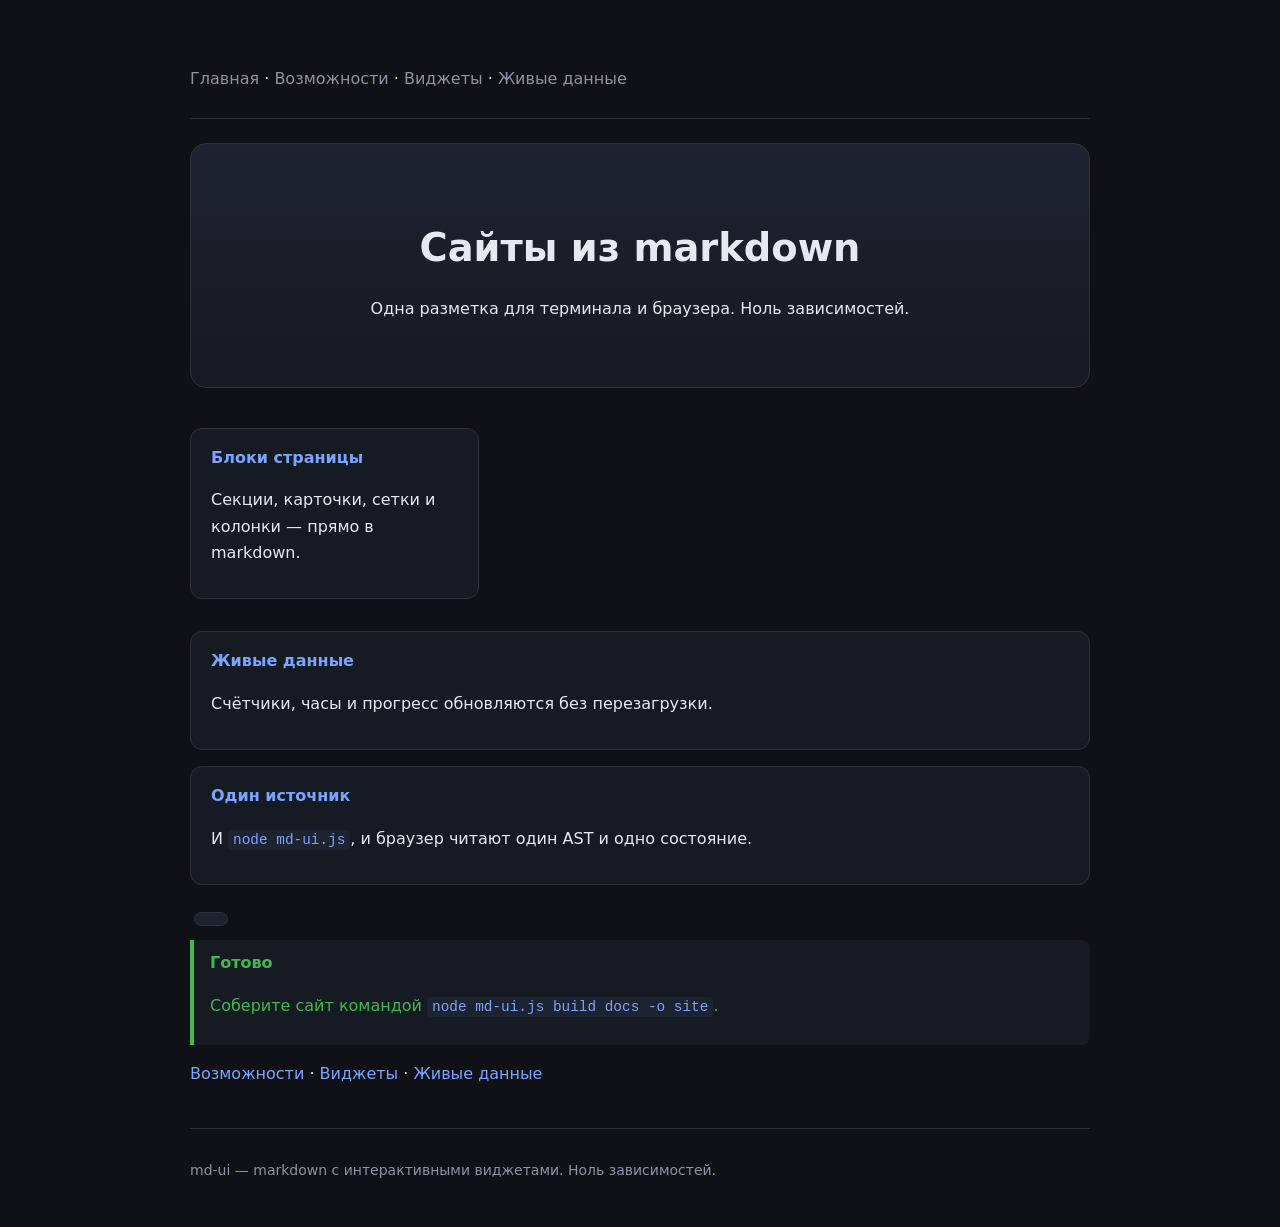
<file: site/index.html>
<!DOCTYPE html><html lang="ru"><head><meta charset="utf-8"><meta name="viewport" content="width=device-width, initial-scale=1"><title>md-ui — сайты из markdown</title><meta name="description" content="Одна разметка — терминал и браузер. Собирайте сайты без зависимостей."><meta property="og:title" content="md-ui — сайты из markdown"><meta property="og:description" content="Одна разметка — терминал и браузер. Собирайте сайты без зависимостей."><meta property="og:type" content="website"><meta name="twitter:card" content="summary"><link rel="canonical" href="https://olegzai.github.io/md-ui/"><script type="application/ld+json">{"@context":"https://schema.org","@type":"WebPage","name":"md-ui — сайты из markdown","inLanguage":"ru","description":"Одна разметка — терминал и браузер. Собирайте сайты без зависимостей.","url":"https://olegzai.github.io/md-ui/"}</script><style>:root{--bg:#0f1117;--bg2:#161a23;--bg3:#1d2330;--border:#2a3242;--text:#e6e9f0;--dim:#8b93a7;--accent:#4f8cff;--accent2:#7aa5ff;--green:#3fb950;--red:#f85149;--blue:#58a6ff;--yellow:#d29922}body{font-family:system-ui,-apple-system,"Segoe UI",Roboto,sans-serif;max-width:900px;margin:0 auto;padding:32px 40px;color:#e6e9f0;background:#0f1117;line-height:1.65;}h1,h2,h3,h4,h5,h6{line-height:1.25;margin-top:32px;margin-bottom:12px;}h1{font-size:2em;border-bottom:1px solid #2a3242;padding-bottom:8px;}h2{font-size:1.5em;border-bottom:1px solid #2a3242;padding-bottom:6px;}a{color:#7aa5ff;text-decoration:none;}a:hover{text-decoration:underline;}pre{background:#1d2330;padding:16px;border-radius:8px;overflow:auto;}code{font-family:"SF Mono",Consolas,monospace;font-size:0.9em;color:#7aa5ff;background:#1d2330;padding:2px 5px;border-radius:4px;}pre code{background:none;padding:0;}blockquote{border-left:4px solid #2a3242;margin:0;padding:0 16px;color:#8b93a7;}table{border-collapse:collapse;margin:16px 0;width:100%;}th,td{border:1px solid #2a3242;padding:6px 12px;text-align:left;}th{background:#161a23;color:#7aa5ff;}hr{border:none;border-top:1px solid #2a3242;margin:24px 0;}ul,ol{padding-left:24px;}img.mdui-img{max-width:100%;border-radius:8px;margin:8px 0;}input[type=checkbox]{margin-right:6px;transform:scale(1.15);}.mdui-btn{font-family:inherit;font-size:14px;color:#e6e9f0;background:#1d2330;border:1px solid #2a3242;border-radius:8px;padding:6px 16px;margin:2px 4px;cursor:pointer;}.mdui-btn:hover{border-color:#4f8cff;}.mdui-btn.primary{border-color:#4f8cff;color:#7aa5ff;}.mdui-btn.green{border-color:#3fb950;color:#3fb950;}.mdui-btn.red{border-color:#f85149;color:#f85149;}.mdui-btn.blue{border-color:#58a6ff;color:#58a6ff;}.mdui-btn.yellow{border-color:#d29922;color:#d29922;}.mdui-btn.big{font-size:18px;padding:10px 24px;}.mdui-bar{display:inline-flex;align-items:center;gap:10px;width:80%;}.mdui-bar .track{flex:1;height:14px;background:#1d2330;border:1px solid #2a3242;border-radius:999px;overflow:hidden;}.mdui-bar .fill{height:100%;background:#4f8cff;border-radius:999px;}.mdui-bar.big{width:100%;}.mdui-tabs{display:flex;gap:4px;margin:8px 0;flex-wrap:wrap;}.mdui-tab{font-family:inherit;font-size:13px;color:#8b93a7;background:#161a23;border:1px solid #2a3242;border-radius:999px;padding:4px 14px;cursor:pointer;}.mdui-tab.active{color:#e6e9f0;background:#1d2330;border-color:#4f8cff;}select.mdui-select{font-family:inherit;font-size:14px;color:#e6e9f0;background:#161a23;border:1px solid #2a3242;border-radius:8px;padding:6px 10px;}.mdui-input{font-family:inherit;font-size:14px;color:#e6e9f0;background:#161a23;border:1px solid #2a3242;border-radius:8px;padding:6px 10px;min-width:220px;}.mdui-tree{font-family:"SF Mono",Consolas,monospace;font-size:14px;line-height:1.5;margin:8px 0;}.mdui-tree div{padding-left:8px;}.mdui-modal{display:none;position:fixed;inset:0;background:rgba(6,8,12,.65);align-items:center;justify-content:center;}.mdui-modal.show{display:flex;}.mdui-modal-box{background:#161a23;border:1px solid #4f8cff;border-radius:12px;padding:20px 24px;min-width:280px;text-align:center;}.mdui-note,.mdui-warn{border-left:4px solid;border-radius:0 8px 8px 0;padding:10px 16px;margin:12px 0;}.mdui-note{border-color:#4f8cff;background:#161a23;color:#8b93a7;}.mdui-warn{border-color:#f85149;background:#161a23;color:#f85149;}.mdui-clock{font-family:"SF Mono",Consolas,monospace;color:#7aa5ff;display:inline-block;margin:4px 0;}.mdui-clock .t{display:inline-block;min-width:9ch;}.mdui-counter{display:inline-flex;align-items:center;gap:10px;font-family:"SF Mono",Consolas,monospace;font-size:15px;color:#7aa5ff;font-weight:700;margin:4px 0;}.mdui-ctr{min-width:32px;}.mdui-ref{color:#d29922;font-weight:700;}.mdui-section{margin:24px 0;}.mdui-sec-title{font-size:1.2em;color:#7aa5ff;margin:0 0 8px;}.mdui-card{border:1px solid #2a3242;border-radius:12px;padding:16px 20px;margin:16px 0;background:#161a23;}.mdui-card-title{font-weight:700;color:#7aa5ff;margin-bottom:8px;}.mdui-hero{text-align:center;padding:48px 24px;border-radius:16px;background:linear-gradient(180deg,#1d2330,#161a23);border:1px solid #2a3242;margin:24px 0;}.mdui-hero h1{font-size:2.4em;border:none;}.mdui-nav{display:flex;flex-wrap:wrap;gap:6px 16px;padding:10px 0;border-bottom:1px solid #2a3242;margin:8px 0 20px;}.mdui-nav a{color:#8b93a7;}.mdui-footer{margin-top:40px;padding-top:16px;border-top:1px solid #2a3242;color:#8b93a7;font-size:14px;}.mdui-banner{border-left:4px solid;border-radius:0 8px 8px 0;padding:10px 16px;margin:12px 0;background:#161a23;color:#8b93a7;}.mdui-banner.green{border-color:#3fb950;color:#3fb950;}.mdui-banner.red{border-color:#f85149;color:#f85149;}.mdui-banner.blue{border-color:#58a6ff;color:#58a6ff;}.mdui-banner.yellow{border-color:#d29922;color:#d29922;}.mdui-banner.primary{border-color:#4f8cff;color:#7aa5ff;}.mdui-banner.big{font-size:16px;padding:14px 20px;}.mdui-banner strong{display:block;margin-bottom:4px;}.mdui-grid{display:grid;grid-template-columns:repeat(var(--cols,3),1fr);gap:16px;margin:16px 0;}.mdui-cols{display:grid;grid-template-columns:1fr 1fr;gap:20px;margin:16px 0;}@media(max-width:700px){.mdui-grid,.mdui-cols{grid-template-columns:1fr;}}.mdui-include{border:1px dashed #2a3242;color:#8b93a7;border-radius:8px;padding:8px 12px;background:#161a23;font-size:13px;margin:8px 0;}figure.mdui-img{margin:16px 0;text-align:center;}figure.mdui-img img{max-width:100%;border-radius:8px;}figure.mdui-img figcaption{color:#8b93a7;font-size:13px;margin-top:6px;}.mdui-data{margin:16px 0;}.mdui-chart{margin:16px 0;display:flex;flex-direction:column;gap:6px;}.mdui-bar-row{display:grid;grid-template-columns:minmax(80px,auto) 1fr auto;align-items:center;gap:12px;font-size:14px;}.mdui-bar-lbl{color:#8b93a7;}.mdui-bar-track{height:14px;background:#1d2330;border:1px solid #2a3242;border-radius:999px;overflow:hidden;}.mdui-bar-track i{display:block;height:100%;background:#4f8cff;border-radius:999px;}.mdui-bar-val{font-family:"SF Mono",Consolas,monospace;color:#7aa5ff;}.mdui-source{border:1px dashed #2a3242;color:#8b93a7;border-radius:8px;padding:8px 12px;background:#161a23;font-size:13px;margin:8px 0;}.mdui-every{margin:8px 0;}.hl-com{color:#8b93a7;font-style:italic;}.hl-str{color:#3fb950;}.hl-num{color:#d29922;}.hl-kw{color:#7aa5ff;font-weight:600;}.skip-link{position:absolute;left:-999px;top:0;background:#161a23;color:#e6e9f0;padding:8px 14px;border:1px solid #4f8cff;border-radius:0 0 8px 0;z-index:100;}.skip-link:focus{left:0;}:focus-visible{outline:2px solid #4f8cff;outline-offset:2px;}@media(prefers-reduced-motion:reduce){*{animation:none!important;transition:none!important;}}</style></head><body><a class="skip-link" href="#main">К содержимому</a><main id="main"><nav class="mdui-nav" aria-label="Навигация по сайту" data-src-line="0"><p data-src-line="0"><a href="index.html">Главная</a> · <a href="features.html">Возможности</a> · <a href="widgets.html">Виджеты</a> · <a href="live.html">Живые данные</a></p></nav><section class="mdui-hero" data-src-line="5"><h1 data-src-line="0">Сайты из markdown</h1><p data-src-line="1">Одна разметка для терминала и браузера. Ноль зависимостей.</p></section><div class="mdui-grid" style="--cols:3" data-src-line="10"><div class="mdui-card" data-src-line="0"><div class="mdui-card-title">Блоки страницы</div><p data-src-line="0">Секции, карточки, сетки и колонки — прямо в markdown.</p></div></div><div class="mdui-card" data-src-line="15"><div class="mdui-card-title">Живые данные</div><p data-src-line="0">Счётчики, часы и прогресс обновляются без перезагрузки.</p></div><div class="mdui-card" data-src-line="19"><div class="mdui-card-title">Один источник</div><p data-src-line="0">И <code>node md-ui.js</code>, и браузер читают один AST и одно состояние.</p></div><button type="button" class="mdui-btn" data-src-line="22"></button><div class="mdui-banner green" role="note" data-src-line="24"><strong>Готово</strong><p data-src-line="0">Соберите сайт командой <code>node md-ui.js build docs -o site</code>.</p></div><p data-src-line="28"><a href="features.html">Возможности</a> · <a href="widgets.html">Виджеты</a> · <a href="live.html">Живые данные</a></p><footer class="mdui-footer" data-src-line="30"><p data-src-line="0">md-ui — markdown с интерактивными виджетами. Ноль зависимостей.</p></footer></main><script>window.__MDUI={"vars":{},"data":{},"sources":[]};</script><script src="site-runtime.js" defer></script></body></html>
</file>
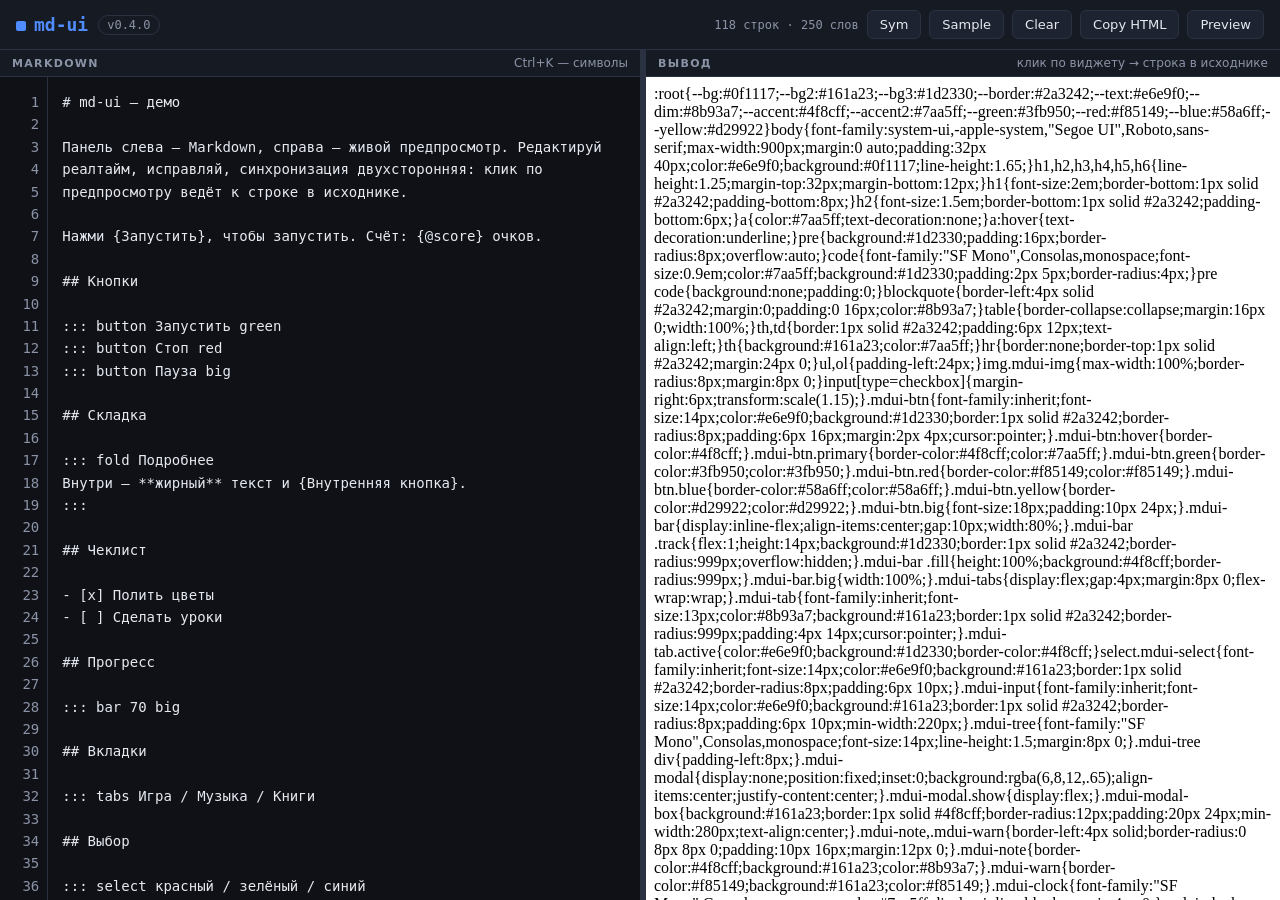
<file: mdui.html>
<!DOCTYPE html>
<html lang="ru">
<head>
<meta charset="utf-8">
<meta name="viewport" content="width=device-width, initial-scale=1">
<title>md-ui</title>
<link rel="icon" href="data:,">
</head>
<body>
<header class="mdui-header">
  <div class="mdui-brand">
    <span class="mdui-title">md-ui</span>
    <span class="mdui-version" id="mdui-version"></span>
  </div>
  <div class="mdui-actions">
    <span class="mdui-stat" id="mdui-stat"></span>
    <button type="button" class="mdui-btn" id="mdui-sym">Sym</button>
    <button type="button" class="mdui-btn" id="mdui-sample">Sample</button>
    <button type="button" class="mdui-btn" id="mdui-clear">Clear</button>
    <button type="button" class="mdui-btn" id="mdui-copy">Copy HTML</button>
    <button type="button" class="mdui-btn" id="mdui-mode">Preview</button>
  </div>
</header>
<main class="mdui-main" id="mdui-main">
  <section class="mdui-pane" id="mdui-editor-pane">
    <div class="mdui-toolbar">
      <span class="mdui-label">Markdown</span>
      <span class="mdui-hint">Ctrl+K — символы</span>
    </div>
    <div class="mdui-code">
      <div id="mdui-gutter"></div>
      <textarea id="mdui-editor" spellcheck="false" autocomplete="off"
        placeholder="Пиши markdown — справа живой предпросмотр…"></textarea>
    </div>
  </section>
  <div id="mdui-divider"></div>
  <section class="mdui-pane" id="mdui-preview-pane">
    <div class="mdui-toolbar">
      <span class="mdui-label">Вывод</span>
      <span class="mdui-hint">клик по виджету → строка в исходнике</span>
    </div>
    <iframe id="mdui-preview" sandbox="allow-same-origin allow-scripts"
      title="Предпросмотр"></iframe>
  </section>
</main>
<script src="md-ui.js"></script>
</body>
</html>
</file>
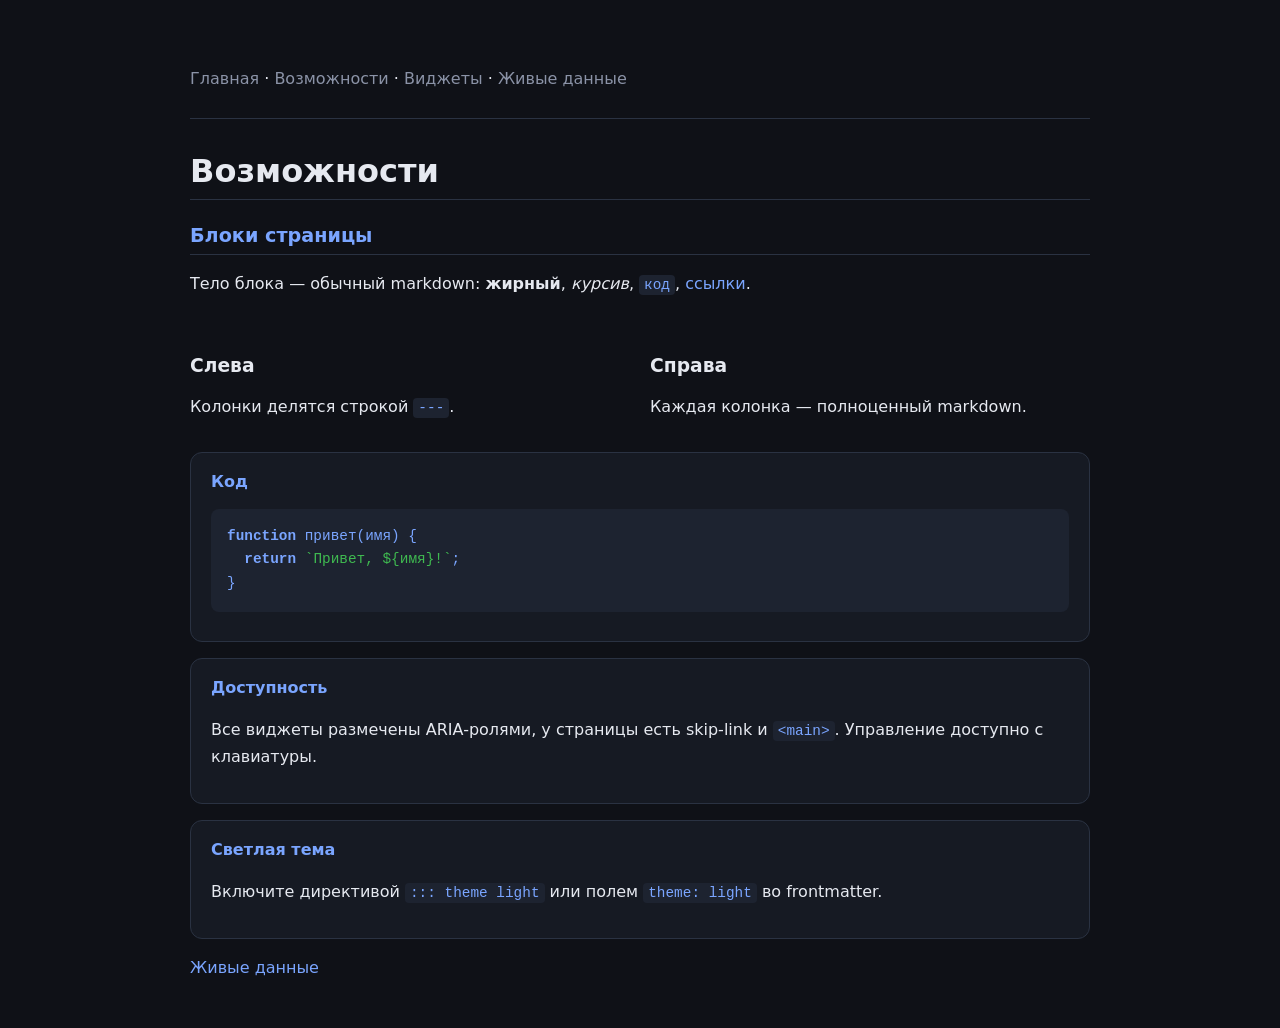
<file: site/features.html>
<!DOCTYPE html><html lang="ru"><head><meta charset="utf-8"><meta name="viewport" content="width=device-width, initial-scale=1"><title>Возможности</title><meta name="description" content="Блоки страницы, включения и темы."><meta property="og:title" content="Возможности"><meta property="og:description" content="Блоки страницы, включения и темы."><meta property="og:type" content="website"><meta name="twitter:card" content="summary"><link rel="canonical" href="https://olegzai.github.io/md-ui/features.html"><script type="application/ld+json">{"@context":"https://schema.org","@type":"WebPage","name":"Возможности","inLanguage":"ru","description":"Блоки страницы, включения и темы.","url":"https://olegzai.github.io/md-ui/features.html"}</script><style>:root{--bg:#0f1117;--bg2:#161a23;--bg3:#1d2330;--border:#2a3242;--text:#e6e9f0;--dim:#8b93a7;--accent:#4f8cff;--accent2:#7aa5ff;--green:#3fb950;--red:#f85149;--blue:#58a6ff;--yellow:#d29922}body{font-family:system-ui,-apple-system,"Segoe UI",Roboto,sans-serif;max-width:900px;margin:0 auto;padding:32px 40px;color:#e6e9f0;background:#0f1117;line-height:1.65;}h1,h2,h3,h4,h5,h6{line-height:1.25;margin-top:32px;margin-bottom:12px;}h1{font-size:2em;border-bottom:1px solid #2a3242;padding-bottom:8px;}h2{font-size:1.5em;border-bottom:1px solid #2a3242;padding-bottom:6px;}a{color:#7aa5ff;text-decoration:none;}a:hover{text-decoration:underline;}pre{background:#1d2330;padding:16px;border-radius:8px;overflow:auto;}code{font-family:"SF Mono",Consolas,monospace;font-size:0.9em;color:#7aa5ff;background:#1d2330;padding:2px 5px;border-radius:4px;}pre code{background:none;padding:0;}blockquote{border-left:4px solid #2a3242;margin:0;padding:0 16px;color:#8b93a7;}table{border-collapse:collapse;margin:16px 0;width:100%;}th,td{border:1px solid #2a3242;padding:6px 12px;text-align:left;}th{background:#161a23;color:#7aa5ff;}hr{border:none;border-top:1px solid #2a3242;margin:24px 0;}ul,ol{padding-left:24px;}img.mdui-img{max-width:100%;border-radius:8px;margin:8px 0;}input[type=checkbox]{margin-right:6px;transform:scale(1.15);}.mdui-btn{font-family:inherit;font-size:14px;color:#e6e9f0;background:#1d2330;border:1px solid #2a3242;border-radius:8px;padding:6px 16px;margin:2px 4px;cursor:pointer;}.mdui-btn:hover{border-color:#4f8cff;}.mdui-btn.primary{border-color:#4f8cff;color:#7aa5ff;}.mdui-btn.green{border-color:#3fb950;color:#3fb950;}.mdui-btn.red{border-color:#f85149;color:#f85149;}.mdui-btn.blue{border-color:#58a6ff;color:#58a6ff;}.mdui-btn.yellow{border-color:#d29922;color:#d29922;}.mdui-btn.big{font-size:18px;padding:10px 24px;}.mdui-bar{display:inline-flex;align-items:center;gap:10px;width:80%;}.mdui-bar .track{flex:1;height:14px;background:#1d2330;border:1px solid #2a3242;border-radius:999px;overflow:hidden;}.mdui-bar .fill{height:100%;background:#4f8cff;border-radius:999px;}.mdui-bar.big{width:100%;}.mdui-tabs{display:flex;gap:4px;margin:8px 0;flex-wrap:wrap;}.mdui-tab{font-family:inherit;font-size:13px;color:#8b93a7;background:#161a23;border:1px solid #2a3242;border-radius:999px;padding:4px 14px;cursor:pointer;}.mdui-tab.active{color:#e6e9f0;background:#1d2330;border-color:#4f8cff;}select.mdui-select{font-family:inherit;font-size:14px;color:#e6e9f0;background:#161a23;border:1px solid #2a3242;border-radius:8px;padding:6px 10px;}.mdui-input{font-family:inherit;font-size:14px;color:#e6e9f0;background:#161a23;border:1px solid #2a3242;border-radius:8px;padding:6px 10px;min-width:220px;}.mdui-tree{font-family:"SF Mono",Consolas,monospace;font-size:14px;line-height:1.5;margin:8px 0;}.mdui-tree div{padding-left:8px;}.mdui-modal{display:none;position:fixed;inset:0;background:rgba(6,8,12,.65);align-items:center;justify-content:center;}.mdui-modal.show{display:flex;}.mdui-modal-box{background:#161a23;border:1px solid #4f8cff;border-radius:12px;padding:20px 24px;min-width:280px;text-align:center;}.mdui-note,.mdui-warn{border-left:4px solid;border-radius:0 8px 8px 0;padding:10px 16px;margin:12px 0;}.mdui-note{border-color:#4f8cff;background:#161a23;color:#8b93a7;}.mdui-warn{border-color:#f85149;background:#161a23;color:#f85149;}.mdui-clock{font-family:"SF Mono",Consolas,monospace;color:#7aa5ff;display:inline-block;margin:4px 0;}.mdui-clock .t{display:inline-block;min-width:9ch;}.mdui-counter{display:inline-flex;align-items:center;gap:10px;font-family:"SF Mono",Consolas,monospace;font-size:15px;color:#7aa5ff;font-weight:700;margin:4px 0;}.mdui-ctr{min-width:32px;}.mdui-ref{color:#d29922;font-weight:700;}.mdui-section{margin:24px 0;}.mdui-sec-title{font-size:1.2em;color:#7aa5ff;margin:0 0 8px;}.mdui-card{border:1px solid #2a3242;border-radius:12px;padding:16px 20px;margin:16px 0;background:#161a23;}.mdui-card-title{font-weight:700;color:#7aa5ff;margin-bottom:8px;}.mdui-hero{text-align:center;padding:48px 24px;border-radius:16px;background:linear-gradient(180deg,#1d2330,#161a23);border:1px solid #2a3242;margin:24px 0;}.mdui-hero h1{font-size:2.4em;border:none;}.mdui-nav{display:flex;flex-wrap:wrap;gap:6px 16px;padding:10px 0;border-bottom:1px solid #2a3242;margin:8px 0 20px;}.mdui-nav a{color:#8b93a7;}.mdui-footer{margin-top:40px;padding-top:16px;border-top:1px solid #2a3242;color:#8b93a7;font-size:14px;}.mdui-banner{border-left:4px solid;border-radius:0 8px 8px 0;padding:10px 16px;margin:12px 0;background:#161a23;color:#8b93a7;}.mdui-banner.green{border-color:#3fb950;color:#3fb950;}.mdui-banner.red{border-color:#f85149;color:#f85149;}.mdui-banner.blue{border-color:#58a6ff;color:#58a6ff;}.mdui-banner.yellow{border-color:#d29922;color:#d29922;}.mdui-banner.primary{border-color:#4f8cff;color:#7aa5ff;}.mdui-banner.big{font-size:16px;padding:14px 20px;}.mdui-banner strong{display:block;margin-bottom:4px;}.mdui-grid{display:grid;grid-template-columns:repeat(var(--cols,3),1fr);gap:16px;margin:16px 0;}.mdui-cols{display:grid;grid-template-columns:1fr 1fr;gap:20px;margin:16px 0;}@media(max-width:700px){.mdui-grid,.mdui-cols{grid-template-columns:1fr;}}.mdui-include{border:1px dashed #2a3242;color:#8b93a7;border-radius:8px;padding:8px 12px;background:#161a23;font-size:13px;margin:8px 0;}figure.mdui-img{margin:16px 0;text-align:center;}figure.mdui-img img{max-width:100%;border-radius:8px;}figure.mdui-img figcaption{color:#8b93a7;font-size:13px;margin-top:6px;}.mdui-data{margin:16px 0;}.mdui-chart{margin:16px 0;display:flex;flex-direction:column;gap:6px;}.mdui-bar-row{display:grid;grid-template-columns:minmax(80px,auto) 1fr auto;align-items:center;gap:12px;font-size:14px;}.mdui-bar-lbl{color:#8b93a7;}.mdui-bar-track{height:14px;background:#1d2330;border:1px solid #2a3242;border-radius:999px;overflow:hidden;}.mdui-bar-track i{display:block;height:100%;background:#4f8cff;border-radius:999px;}.mdui-bar-val{font-family:"SF Mono",Consolas,monospace;color:#7aa5ff;}.mdui-source{border:1px dashed #2a3242;color:#8b93a7;border-radius:8px;padding:8px 12px;background:#161a23;font-size:13px;margin:8px 0;}.mdui-every{margin:8px 0;}.hl-com{color:#8b93a7;font-style:italic;}.hl-str{color:#3fb950;}.hl-num{color:#d29922;}.hl-kw{color:#7aa5ff;font-weight:600;}.skip-link{position:absolute;left:-999px;top:0;background:#161a23;color:#e6e9f0;padding:8px 14px;border:1px solid #4f8cff;border-radius:0 0 8px 0;z-index:100;}.skip-link:focus{left:0;}:focus-visible{outline:2px solid #4f8cff;outline-offset:2px;}@media(prefers-reduced-motion:reduce){*{animation:none!important;transition:none!important;}}</style></head><body><a class="skip-link" href="#main">К содержимому</a><main id="main"><nav class="mdui-nav" aria-label="Навигация по сайту" data-src-line="0"><p data-src-line="0"><a href="index.html">Главная</a> · <a href="features.html">Возможности</a> · <a href="widgets.html">Виджеты</a> · <a href="live.html">Живые данные</a></p></nav><h1 data-src-line="5">Возможности</h1><section class="mdui-section" data-src-line="7"><h2 class="mdui-sec-title">Блоки страницы</h2><p data-src-line="0">Тело блока — обычный markdown: <strong>жирный</strong>, <em>курсив</em>, <code>код</code>, <a href="widgets.html">ссылки</a>.</p></section><div class="mdui-cols" data-src-line="11"><div class="mdui-col"><h3 data-src-line="0">Слева</h3><p data-src-line="1">Колонки делятся строкой <code>---</code>.</p></div><div class="mdui-col"><h3 data-src-line="0">Справа</h3><p data-src-line="1">Каждая колонка — полноценный markdown.</p></div></div><div class="mdui-card" data-src-line="21"><div class="mdui-card-title">Код</div><pre data-src-line="0"><code class="language-js"><span class="hl-kw">function</span> привет(имя) {
  <span class="hl-kw">return</span> <span class="hl-str">`Привет, ${имя}!`</span>;
}</code></pre></div><div class="mdui-card" data-src-line="29"><div class="mdui-card-title">Доступность</div><p data-src-line="0">Все виджеты размечены ARIA-ролями, у страницы есть skip-link и <code>&lt;main&gt;</code>.
Управление доступно с клавиатуры.</p></div><div class="mdui-card" data-src-line="34"><div class="mdui-card-title">Светлая тема</div><p data-src-line="0">Включите директивой <code>::: theme light</code> или полем <code>theme: light</code> во frontmatter.</p></div><p data-src-line="38"><a href="live.html">Живые данные</a></p></main><script>window.__MDUI={"vars":{},"data":{},"sources":[]};</script><script src="site-runtime.js" defer></script></body></html>
</file>
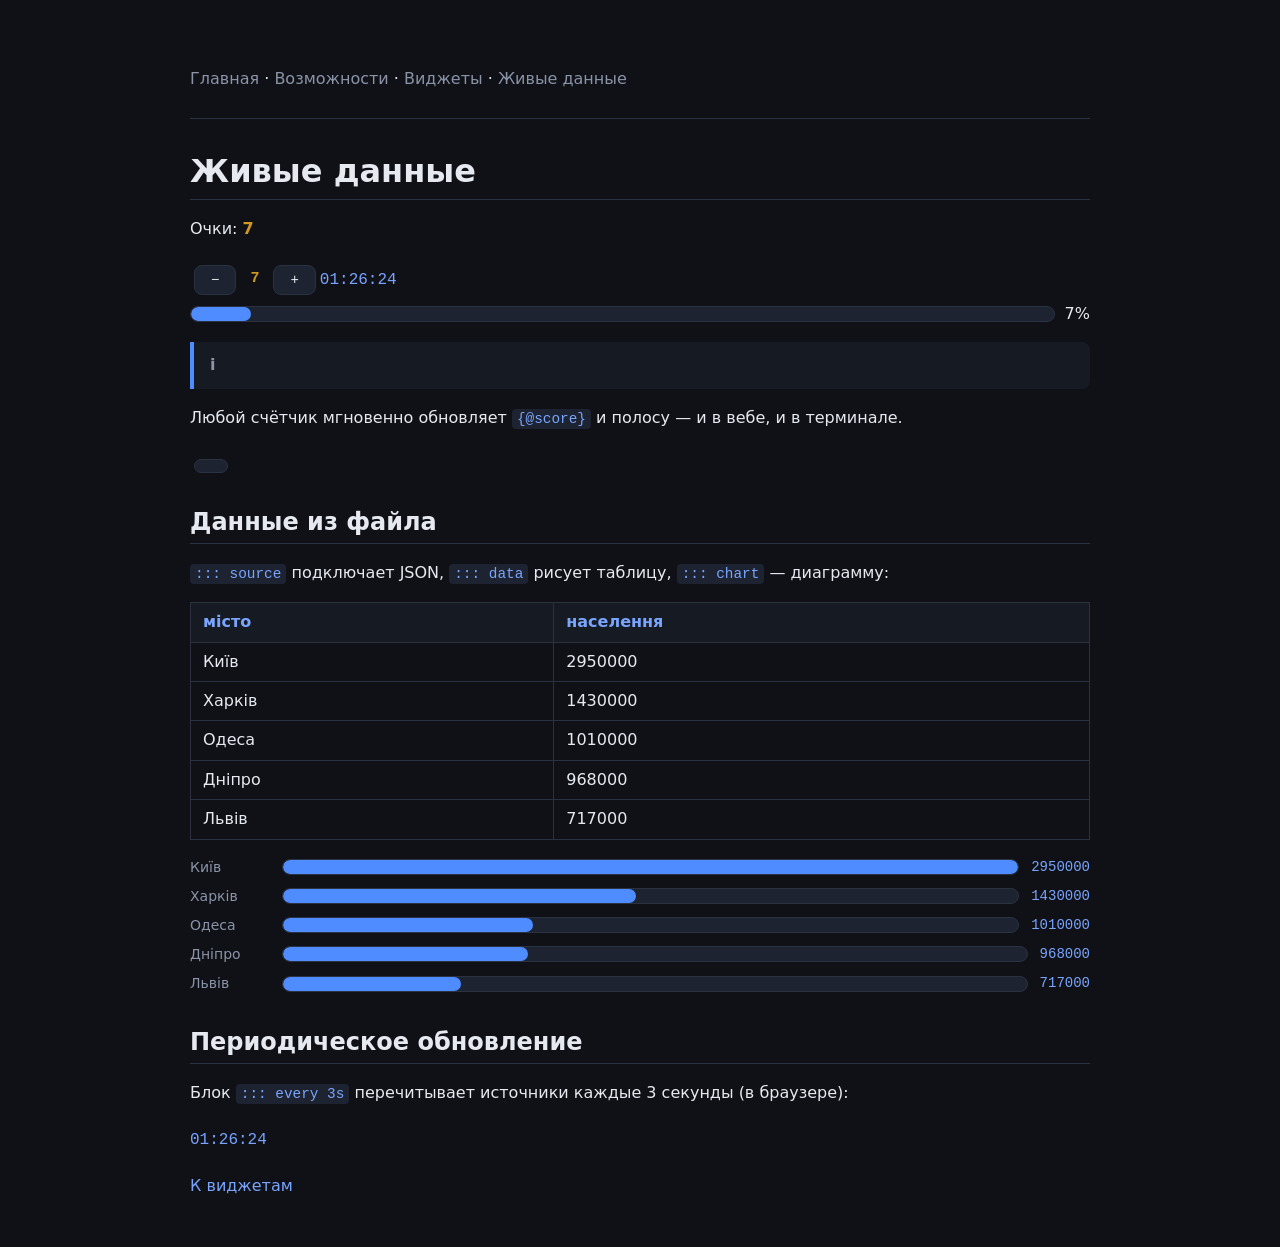
<file: site/live.html>
<!DOCTYPE html><html lang="ru"><head><meta charset="utf-8"><meta name="viewport" content="width=device-width, initial-scale=1"><title>Живые данные</title><meta property="og:title" content="Живые данные"><meta property="og:type" content="website"><meta name="twitter:card" content="summary"><link rel="canonical" href="https://olegzai.github.io/md-ui/live.html"><script type="application/ld+json">{"@context":"https://schema.org","@type":"WebPage","name":"Живые данные","inLanguage":"ru","url":"https://olegzai.github.io/md-ui/live.html"}</script><style>:root{--bg:#0f1117;--bg2:#161a23;--bg3:#1d2330;--border:#2a3242;--text:#e6e9f0;--dim:#8b93a7;--accent:#4f8cff;--accent2:#7aa5ff;--green:#3fb950;--red:#f85149;--blue:#58a6ff;--yellow:#d29922}body{font-family:system-ui,-apple-system,"Segoe UI",Roboto,sans-serif;max-width:900px;margin:0 auto;padding:32px 40px;color:#e6e9f0;background:#0f1117;line-height:1.65;}h1,h2,h3,h4,h5,h6{line-height:1.25;margin-top:32px;margin-bottom:12px;}h1{font-size:2em;border-bottom:1px solid #2a3242;padding-bottom:8px;}h2{font-size:1.5em;border-bottom:1px solid #2a3242;padding-bottom:6px;}a{color:#7aa5ff;text-decoration:none;}a:hover{text-decoration:underline;}pre{background:#1d2330;padding:16px;border-radius:8px;overflow:auto;}code{font-family:"SF Mono",Consolas,monospace;font-size:0.9em;color:#7aa5ff;background:#1d2330;padding:2px 5px;border-radius:4px;}pre code{background:none;padding:0;}blockquote{border-left:4px solid #2a3242;margin:0;padding:0 16px;color:#8b93a7;}table{border-collapse:collapse;margin:16px 0;width:100%;}th,td{border:1px solid #2a3242;padding:6px 12px;text-align:left;}th{background:#161a23;color:#7aa5ff;}hr{border:none;border-top:1px solid #2a3242;margin:24px 0;}ul,ol{padding-left:24px;}img.mdui-img{max-width:100%;border-radius:8px;margin:8px 0;}input[type=checkbox]{margin-right:6px;transform:scale(1.15);}.mdui-btn{font-family:inherit;font-size:14px;color:#e6e9f0;background:#1d2330;border:1px solid #2a3242;border-radius:8px;padding:6px 16px;margin:2px 4px;cursor:pointer;}.mdui-btn:hover{border-color:#4f8cff;}.mdui-btn.primary{border-color:#4f8cff;color:#7aa5ff;}.mdui-btn.green{border-color:#3fb950;color:#3fb950;}.mdui-btn.red{border-color:#f85149;color:#f85149;}.mdui-btn.blue{border-color:#58a6ff;color:#58a6ff;}.mdui-btn.yellow{border-color:#d29922;color:#d29922;}.mdui-btn.big{font-size:18px;padding:10px 24px;}.mdui-bar{display:inline-flex;align-items:center;gap:10px;width:80%;}.mdui-bar .track{flex:1;height:14px;background:#1d2330;border:1px solid #2a3242;border-radius:999px;overflow:hidden;}.mdui-bar .fill{height:100%;background:#4f8cff;border-radius:999px;}.mdui-bar.big{width:100%;}.mdui-tabs{display:flex;gap:4px;margin:8px 0;flex-wrap:wrap;}.mdui-tab{font-family:inherit;font-size:13px;color:#8b93a7;background:#161a23;border:1px solid #2a3242;border-radius:999px;padding:4px 14px;cursor:pointer;}.mdui-tab.active{color:#e6e9f0;background:#1d2330;border-color:#4f8cff;}select.mdui-select{font-family:inherit;font-size:14px;color:#e6e9f0;background:#161a23;border:1px solid #2a3242;border-radius:8px;padding:6px 10px;}.mdui-input{font-family:inherit;font-size:14px;color:#e6e9f0;background:#161a23;border:1px solid #2a3242;border-radius:8px;padding:6px 10px;min-width:220px;}.mdui-tree{font-family:"SF Mono",Consolas,monospace;font-size:14px;line-height:1.5;margin:8px 0;}.mdui-tree div{padding-left:8px;}.mdui-modal{display:none;position:fixed;inset:0;background:rgba(6,8,12,.65);align-items:center;justify-content:center;}.mdui-modal.show{display:flex;}.mdui-modal-box{background:#161a23;border:1px solid #4f8cff;border-radius:12px;padding:20px 24px;min-width:280px;text-align:center;}.mdui-note,.mdui-warn{border-left:4px solid;border-radius:0 8px 8px 0;padding:10px 16px;margin:12px 0;}.mdui-note{border-color:#4f8cff;background:#161a23;color:#8b93a7;}.mdui-warn{border-color:#f85149;background:#161a23;color:#f85149;}.mdui-clock{font-family:"SF Mono",Consolas,monospace;color:#7aa5ff;display:inline-block;margin:4px 0;}.mdui-clock .t{display:inline-block;min-width:9ch;}.mdui-counter{display:inline-flex;align-items:center;gap:10px;font-family:"SF Mono",Consolas,monospace;font-size:15px;color:#7aa5ff;font-weight:700;margin:4px 0;}.mdui-ctr{min-width:32px;}.mdui-ref{color:#d29922;font-weight:700;}.mdui-section{margin:24px 0;}.mdui-sec-title{font-size:1.2em;color:#7aa5ff;margin:0 0 8px;}.mdui-card{border:1px solid #2a3242;border-radius:12px;padding:16px 20px;margin:16px 0;background:#161a23;}.mdui-card-title{font-weight:700;color:#7aa5ff;margin-bottom:8px;}.mdui-hero{text-align:center;padding:48px 24px;border-radius:16px;background:linear-gradient(180deg,#1d2330,#161a23);border:1px solid #2a3242;margin:24px 0;}.mdui-hero h1{font-size:2.4em;border:none;}.mdui-nav{display:flex;flex-wrap:wrap;gap:6px 16px;padding:10px 0;border-bottom:1px solid #2a3242;margin:8px 0 20px;}.mdui-nav a{color:#8b93a7;}.mdui-footer{margin-top:40px;padding-top:16px;border-top:1px solid #2a3242;color:#8b93a7;font-size:14px;}.mdui-banner{border-left:4px solid;border-radius:0 8px 8px 0;padding:10px 16px;margin:12px 0;background:#161a23;color:#8b93a7;}.mdui-banner.green{border-color:#3fb950;color:#3fb950;}.mdui-banner.red{border-color:#f85149;color:#f85149;}.mdui-banner.blue{border-color:#58a6ff;color:#58a6ff;}.mdui-banner.yellow{border-color:#d29922;color:#d29922;}.mdui-banner.primary{border-color:#4f8cff;color:#7aa5ff;}.mdui-banner.big{font-size:16px;padding:14px 20px;}.mdui-banner strong{display:block;margin-bottom:4px;}.mdui-grid{display:grid;grid-template-columns:repeat(var(--cols,3),1fr);gap:16px;margin:16px 0;}.mdui-cols{display:grid;grid-template-columns:1fr 1fr;gap:20px;margin:16px 0;}@media(max-width:700px){.mdui-grid,.mdui-cols{grid-template-columns:1fr;}}.mdui-include{border:1px dashed #2a3242;color:#8b93a7;border-radius:8px;padding:8px 12px;background:#161a23;font-size:13px;margin:8px 0;}figure.mdui-img{margin:16px 0;text-align:center;}figure.mdui-img img{max-width:100%;border-radius:8px;}figure.mdui-img figcaption{color:#8b93a7;font-size:13px;margin-top:6px;}.mdui-data{margin:16px 0;}.mdui-chart{margin:16px 0;display:flex;flex-direction:column;gap:6px;}.mdui-bar-row{display:grid;grid-template-columns:minmax(80px,auto) 1fr auto;align-items:center;gap:12px;font-size:14px;}.mdui-bar-lbl{color:#8b93a7;}.mdui-bar-track{height:14px;background:#1d2330;border:1px solid #2a3242;border-radius:999px;overflow:hidden;}.mdui-bar-track i{display:block;height:100%;background:#4f8cff;border-radius:999px;}.mdui-bar-val{font-family:"SF Mono",Consolas,monospace;color:#7aa5ff;}.mdui-source{border:1px dashed #2a3242;color:#8b93a7;border-radius:8px;padding:8px 12px;background:#161a23;font-size:13px;margin:8px 0;}.mdui-every{margin:8px 0;}.hl-com{color:#8b93a7;font-style:italic;}.hl-str{color:#3fb950;}.hl-num{color:#d29922;}.hl-kw{color:#7aa5ff;font-weight:600;}.skip-link{position:absolute;left:-999px;top:0;background:#161a23;color:#e6e9f0;padding:8px 14px;border:1px solid #4f8cff;border-radius:0 0 8px 0;z-index:100;}.skip-link:focus{left:0;}:focus-visible{outline:2px solid #4f8cff;outline-offset:2px;}@media(prefers-reduced-motion:reduce){*{animation:none!important;transition:none!important;}}</style></head><body><a class="skip-link" href="#main">К содержимому</a><main id="main"><nav class="mdui-nav" aria-label="Навигация по сайту" data-src-line="0"><p data-src-line="0"><a href="index.html">Главная</a> · <a href="features.html">Возможности</a> · <a href="widgets.html">Виджеты</a> · <a href="live.html">Живые данные</a></p></nav><h1 data-src-line="5">Живые данные</h1><p data-src-line="9">Очки: <span class="mdui-ref" data-ref="score"></span></p><span class="mdui-counter" data-src-line="11"><button type="button" class="mdui-btn mdui-ctr" aria-label="Уменьшить score" data-var="score" data-delta="-1">−</button><span class="mdui-ref" data-ref="score"></span><button type="button" class="mdui-btn mdui-ctr" aria-label="Увеличить score" data-var="score" data-delta="1">+</button></span><span class="mdui-clock" data-src-line="13"><span class="t"></span></span><div class="mdui-bar big" role="progressbar" aria-valuemin="0" aria-valuemax="100" aria-valuenow="0" data-src-line="15" data-value="@score"><div class="track"><div class="fill" style="width:0%"></div></div><span>%</span></div><div class="mdui-note" data-src-line="17"><strong>i</strong> </div><p data-src-line="18">Любой счётчик мгновенно обновляет <code>{@score}</code> и полосу — и в вебе, и в терминале.</p><button type="button" class="mdui-btn" data-src-line="19"></button><h2 data-src-line="21">Данные из файла</h2><p data-src-line="23"><code>::: source</code> подключает JSON, <code>::: data</code> рисует таблицу, <code>::: chart</code> — диаграмму:</p><table class="mdui-data" data-source="cities"><thead><tr><th>місто</th><th>населення</th></tr></thead><tbody><tr><td>Київ</td><td>2950000</td></tr><tr><td>Харків</td><td>1430000</td></tr><tr><td>Одеса</td><td>1010000</td></tr><tr><td>Дніпро</td><td>968000</td></tr><tr><td>Львів</td><td>717000</td></tr></tbody></table><div class="mdui-chart" data-source="cities" data-kind="bar"><div class="mdui-bar-row"><span class="mdui-bar-lbl">Київ</span><span class="mdui-bar-track"><i style="width:100%"></i></span><span class="mdui-bar-val">2950000</span></div><div class="mdui-bar-row"><span class="mdui-bar-lbl">Харків</span><span class="mdui-bar-track"><i style="width:48%"></i></span><span class="mdui-bar-val">1430000</span></div><div class="mdui-bar-row"><span class="mdui-bar-lbl">Одеса</span><span class="mdui-bar-track"><i style="width:34%"></i></span><span class="mdui-bar-val">1010000</span></div><div class="mdui-bar-row"><span class="mdui-bar-lbl">Дніпро</span><span class="mdui-bar-track"><i style="width:33%"></i></span><span class="mdui-bar-val">968000</span></div><div class="mdui-bar-row"><span class="mdui-bar-lbl">Львів</span><span class="mdui-bar-track"><i style="width:24%"></i></span><span class="mdui-bar-val">717000</span></div></div><h2 data-src-line="31">Периодическое обновление</h2><p data-src-line="33">Блок <code>::: every 3s</code> перечитывает источники каждые 3 секунды (в браузере):</p><div class="mdui-every" data-every="3" data-src-line="35"><span class="mdui-clock" data-src-line="0"><span class="t"></span></span></div><p data-src-line="39"><a href="widgets.html">К виджетам</a></p></main><script>window.__MDUI={"vars":{"score":7},"data":{"cities":[{"місто":"Київ","населення":2950000},{"місто":"Харків","населення":1430000},{"місто":"Одеса","населення":1010000},{"місто":"Дніпро","населення":968000},{"місто":"Львів","населення":717000}]},"sources":[]};</script><script src="site-runtime.js" defer></script></body></html>
</file>
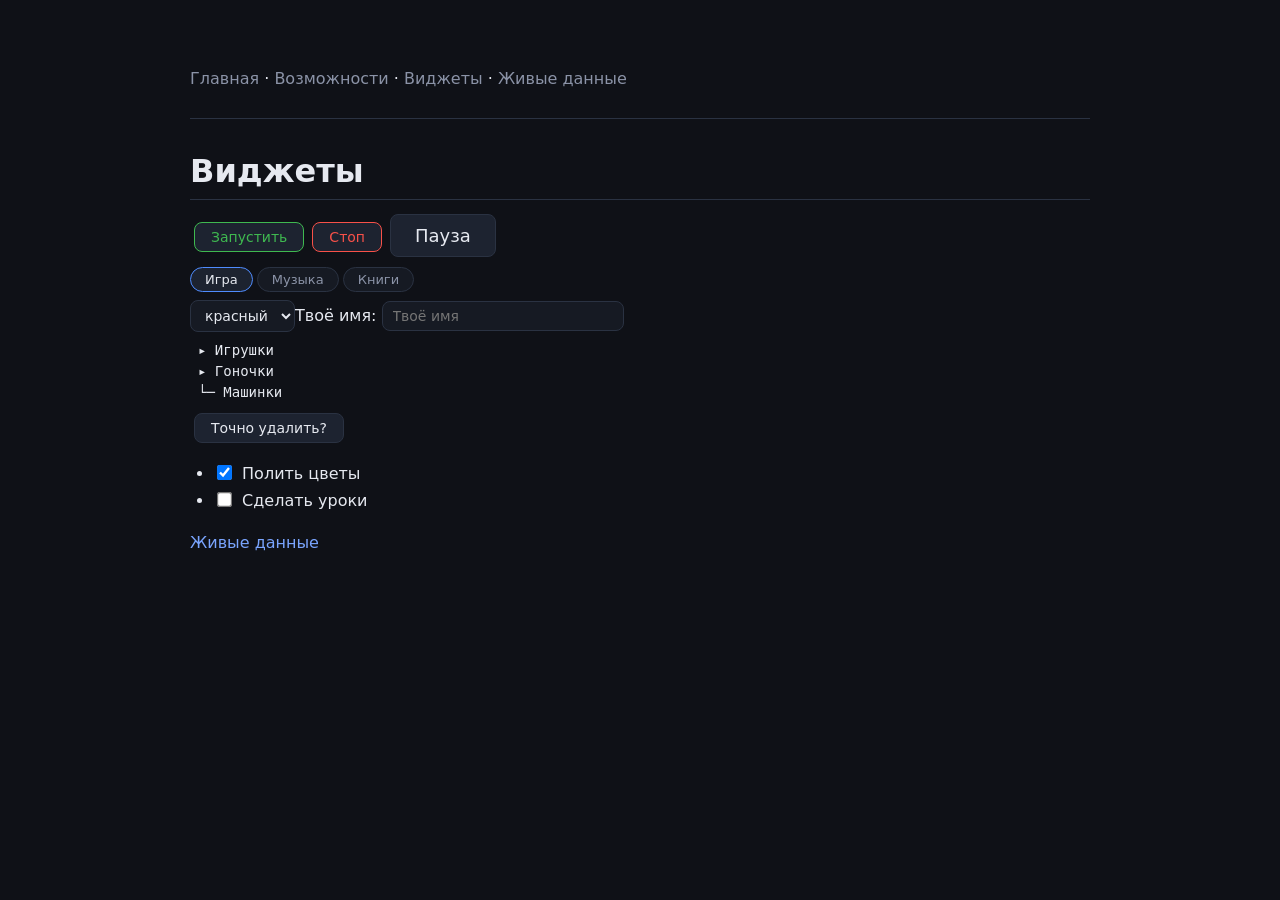
<file: site/widgets.html>
<!DOCTYPE html><html lang="ru"><head><meta charset="utf-8"><meta name="viewport" content="width=device-width, initial-scale=1"><title>Виджеты</title><meta name="description" content="Кнопки, вкладки, выбор, дерево, модалки."><meta property="og:title" content="Виджеты"><meta property="og:description" content="Кнопки, вкладки, выбор, дерево, модалки."><meta property="og:type" content="website"><meta name="twitter:card" content="summary"><link rel="canonical" href="https://olegzai.github.io/md-ui/widgets.html"><script type="application/ld+json">{"@context":"https://schema.org","@type":"WebPage","name":"Виджеты","inLanguage":"ru","description":"Кнопки, вкладки, выбор, дерево, модалки.","url":"https://olegzai.github.io/md-ui/widgets.html"}</script><style>:root{--bg:#0f1117;--bg2:#161a23;--bg3:#1d2330;--border:#2a3242;--text:#e6e9f0;--dim:#8b93a7;--accent:#4f8cff;--accent2:#7aa5ff;--green:#3fb950;--red:#f85149;--blue:#58a6ff;--yellow:#d29922}body{font-family:system-ui,-apple-system,"Segoe UI",Roboto,sans-serif;max-width:900px;margin:0 auto;padding:32px 40px;color:#e6e9f0;background:#0f1117;line-height:1.65;}h1,h2,h3,h4,h5,h6{line-height:1.25;margin-top:32px;margin-bottom:12px;}h1{font-size:2em;border-bottom:1px solid #2a3242;padding-bottom:8px;}h2{font-size:1.5em;border-bottom:1px solid #2a3242;padding-bottom:6px;}a{color:#7aa5ff;text-decoration:none;}a:hover{text-decoration:underline;}pre{background:#1d2330;padding:16px;border-radius:8px;overflow:auto;}code{font-family:"SF Mono",Consolas,monospace;font-size:0.9em;color:#7aa5ff;background:#1d2330;padding:2px 5px;border-radius:4px;}pre code{background:none;padding:0;}blockquote{border-left:4px solid #2a3242;margin:0;padding:0 16px;color:#8b93a7;}table{border-collapse:collapse;margin:16px 0;width:100%;}th,td{border:1px solid #2a3242;padding:6px 12px;text-align:left;}th{background:#161a23;color:#7aa5ff;}hr{border:none;border-top:1px solid #2a3242;margin:24px 0;}ul,ol{padding-left:24px;}img.mdui-img{max-width:100%;border-radius:8px;margin:8px 0;}input[type=checkbox]{margin-right:6px;transform:scale(1.15);}.mdui-btn{font-family:inherit;font-size:14px;color:#e6e9f0;background:#1d2330;border:1px solid #2a3242;border-radius:8px;padding:6px 16px;margin:2px 4px;cursor:pointer;}.mdui-btn:hover{border-color:#4f8cff;}.mdui-btn.primary{border-color:#4f8cff;color:#7aa5ff;}.mdui-btn.green{border-color:#3fb950;color:#3fb950;}.mdui-btn.red{border-color:#f85149;color:#f85149;}.mdui-btn.blue{border-color:#58a6ff;color:#58a6ff;}.mdui-btn.yellow{border-color:#d29922;color:#d29922;}.mdui-btn.big{font-size:18px;padding:10px 24px;}.mdui-bar{display:inline-flex;align-items:center;gap:10px;width:80%;}.mdui-bar .track{flex:1;height:14px;background:#1d2330;border:1px solid #2a3242;border-radius:999px;overflow:hidden;}.mdui-bar .fill{height:100%;background:#4f8cff;border-radius:999px;}.mdui-bar.big{width:100%;}.mdui-tabs{display:flex;gap:4px;margin:8px 0;flex-wrap:wrap;}.mdui-tab{font-family:inherit;font-size:13px;color:#8b93a7;background:#161a23;border:1px solid #2a3242;border-radius:999px;padding:4px 14px;cursor:pointer;}.mdui-tab.active{color:#e6e9f0;background:#1d2330;border-color:#4f8cff;}select.mdui-select{font-family:inherit;font-size:14px;color:#e6e9f0;background:#161a23;border:1px solid #2a3242;border-radius:8px;padding:6px 10px;}.mdui-input{font-family:inherit;font-size:14px;color:#e6e9f0;background:#161a23;border:1px solid #2a3242;border-radius:8px;padding:6px 10px;min-width:220px;}.mdui-tree{font-family:"SF Mono",Consolas,monospace;font-size:14px;line-height:1.5;margin:8px 0;}.mdui-tree div{padding-left:8px;}.mdui-modal{display:none;position:fixed;inset:0;background:rgba(6,8,12,.65);align-items:center;justify-content:center;}.mdui-modal.show{display:flex;}.mdui-modal-box{background:#161a23;border:1px solid #4f8cff;border-radius:12px;padding:20px 24px;min-width:280px;text-align:center;}.mdui-note,.mdui-warn{border-left:4px solid;border-radius:0 8px 8px 0;padding:10px 16px;margin:12px 0;}.mdui-note{border-color:#4f8cff;background:#161a23;color:#8b93a7;}.mdui-warn{border-color:#f85149;background:#161a23;color:#f85149;}.mdui-clock{font-family:"SF Mono",Consolas,monospace;color:#7aa5ff;display:inline-block;margin:4px 0;}.mdui-clock .t{display:inline-block;min-width:9ch;}.mdui-counter{display:inline-flex;align-items:center;gap:10px;font-family:"SF Mono",Consolas,monospace;font-size:15px;color:#7aa5ff;font-weight:700;margin:4px 0;}.mdui-ctr{min-width:32px;}.mdui-ref{color:#d29922;font-weight:700;}.mdui-section{margin:24px 0;}.mdui-sec-title{font-size:1.2em;color:#7aa5ff;margin:0 0 8px;}.mdui-card{border:1px solid #2a3242;border-radius:12px;padding:16px 20px;margin:16px 0;background:#161a23;}.mdui-card-title{font-weight:700;color:#7aa5ff;margin-bottom:8px;}.mdui-hero{text-align:center;padding:48px 24px;border-radius:16px;background:linear-gradient(180deg,#1d2330,#161a23);border:1px solid #2a3242;margin:24px 0;}.mdui-hero h1{font-size:2.4em;border:none;}.mdui-nav{display:flex;flex-wrap:wrap;gap:6px 16px;padding:10px 0;border-bottom:1px solid #2a3242;margin:8px 0 20px;}.mdui-nav a{color:#8b93a7;}.mdui-footer{margin-top:40px;padding-top:16px;border-top:1px solid #2a3242;color:#8b93a7;font-size:14px;}.mdui-banner{border-left:4px solid;border-radius:0 8px 8px 0;padding:10px 16px;margin:12px 0;background:#161a23;color:#8b93a7;}.mdui-banner.green{border-color:#3fb950;color:#3fb950;}.mdui-banner.red{border-color:#f85149;color:#f85149;}.mdui-banner.blue{border-color:#58a6ff;color:#58a6ff;}.mdui-banner.yellow{border-color:#d29922;color:#d29922;}.mdui-banner.primary{border-color:#4f8cff;color:#7aa5ff;}.mdui-banner.big{font-size:16px;padding:14px 20px;}.mdui-banner strong{display:block;margin-bottom:4px;}.mdui-grid{display:grid;grid-template-columns:repeat(var(--cols,3),1fr);gap:16px;margin:16px 0;}.mdui-cols{display:grid;grid-template-columns:1fr 1fr;gap:20px;margin:16px 0;}@media(max-width:700px){.mdui-grid,.mdui-cols{grid-template-columns:1fr;}}.mdui-include{border:1px dashed #2a3242;color:#8b93a7;border-radius:8px;padding:8px 12px;background:#161a23;font-size:13px;margin:8px 0;}figure.mdui-img{margin:16px 0;text-align:center;}figure.mdui-img img{max-width:100%;border-radius:8px;}figure.mdui-img figcaption{color:#8b93a7;font-size:13px;margin-top:6px;}.mdui-data{margin:16px 0;}.mdui-chart{margin:16px 0;display:flex;flex-direction:column;gap:6px;}.mdui-bar-row{display:grid;grid-template-columns:minmax(80px,auto) 1fr auto;align-items:center;gap:12px;font-size:14px;}.mdui-bar-lbl{color:#8b93a7;}.mdui-bar-track{height:14px;background:#1d2330;border:1px solid #2a3242;border-radius:999px;overflow:hidden;}.mdui-bar-track i{display:block;height:100%;background:#4f8cff;border-radius:999px;}.mdui-bar-val{font-family:"SF Mono",Consolas,monospace;color:#7aa5ff;}.mdui-source{border:1px dashed #2a3242;color:#8b93a7;border-radius:8px;padding:8px 12px;background:#161a23;font-size:13px;margin:8px 0;}.mdui-every{margin:8px 0;}.hl-com{color:#8b93a7;font-style:italic;}.hl-str{color:#3fb950;}.hl-num{color:#d29922;}.hl-kw{color:#7aa5ff;font-weight:600;}.skip-link{position:absolute;left:-999px;top:0;background:#161a23;color:#e6e9f0;padding:8px 14px;border:1px solid #4f8cff;border-radius:0 0 8px 0;z-index:100;}.skip-link:focus{left:0;}:focus-visible{outline:2px solid #4f8cff;outline-offset:2px;}@media(prefers-reduced-motion:reduce){*{animation:none!important;transition:none!important;}}</style></head><body><a class="skip-link" href="#main">К содержимому</a><main id="main"><nav class="mdui-nav" aria-label="Навигация по сайту" data-src-line="0"><p data-src-line="0"><a href="index.html">Главная</a> · <a href="features.html">Возможности</a> · <a href="widgets.html">Виджеты</a> · <a href="live.html">Живые данные</a></p></nav><h1 data-src-line="5">Виджеты</h1><button type="button" class="mdui-btn green" data-src-line="7">Запустить</button><button type="button" class="mdui-btn red" data-src-line="8">Стоп</button><button type="button" class="mdui-btn big" data-src-line="9">Пауза</button><div class="mdui-tabs" role="tablist" data-src-line="11"><button type="button" role="tab" aria-selected="true" class="mdui-tab active">Игра</button><button type="button" role="tab" aria-selected="false" class="mdui-tab">Музыка</button><button type="button" role="tab" aria-selected="false" class="mdui-tab">Книги</button></div><select class="mdui-select" aria-label="красный / зелёный / синий" data-src-line="13"><option selected>красный</option><option>зелёный</option><option>синий</option></select><label class="mdui-inlabel" data-src-line="15">Твоё имя: <input class="mdui-input" placeholder="Твоё имя"></label><div class="mdui-tree" data-src-line="17"><div>▸ Игрушки</div><div>▸ Гоночки</div><div>└─ Машинки</div></div><button type="button" class="mdui-btn mdui-modal-btn" data-target="mdui-modal-1" aria-haspopup="dialog" data-src-line="19">Точно удалить?</button><div class="mdui-modal" id="mdui-modal-1" role="dialog" aria-modal="true" aria-label="Точно удалить?"><div class="mdui-modal-box"><p data-src-line="0">Это модальное окно с <strong>markdown</strong> внутри.</p><p><button type="button" class="mdui-btn mdui-modal-cls" aria-label="Закрыть" data-src-line="19">ОК</button></p></div></div><ul data-src-line="23"><li><input type="checkbox" checked> Полить цветы</li><li><input type="checkbox"> Сделать уроки</li></ul><p data-src-line="26"><a href="live.html">Живые данные</a></p></main><script>window.__MDUI={"vars":{},"data":{},"sources":[]};</script><script src="site-runtime.js" defer></script></body></html>
</file>
